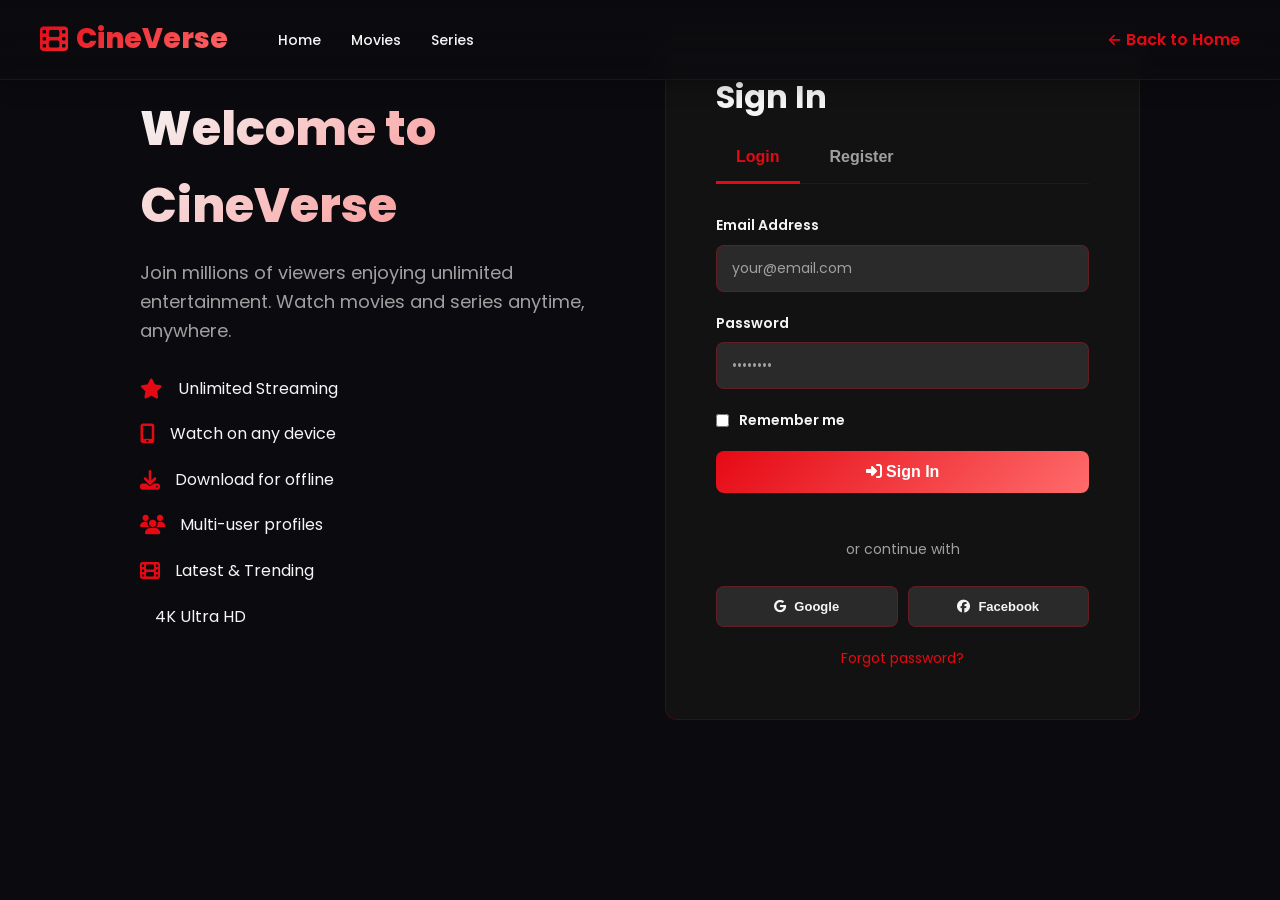
<file: login.html>
<!DOCTYPE html>
<html lang="en">
<head>
  <meta charset="UTF-8">
  <meta name="viewport" content="width=device-width, initial-scale=1.0">
  <title>Login - CineVerse</title>
  
  <link rel="preconnect" href="https://fonts.googleapis.com">
  <link rel="preconnect" href="https://fonts.gstatic.com" crossorigin>
  <link href="https://fonts.googleapis.com/css2?family=Poppins:wght@300;400;500;600;700;800&family=Inter:wght@300;400;500;600;700&display=swap" rel="stylesheet">
  
  <link rel="stylesheet" href="https://cdnjs.cloudflare.com/ajax/libs/font-awesome/6.4.0/css/all.min.css">
  
  <link rel="stylesheet" href="css/style.css">
  <link rel="stylesheet" href="css/responsive.css">

  <style>
    .login-container {
      display: flex;
      min-height: 100vh;
      align-items: center;
      justify-content: center;
      padding: 20px;
      margin-top: -80px;
    }

    .login-wrapper {
      display: grid;
      grid-template-columns: 1fr 1fr;
      gap: 50px;
      align-items: center;
      max-width: 1000px;
      width: 100%;
    }

    .login-left {
      animation: slideInLeft 0.8s ease;
    }

    .login-left h1 {
      font-size: 48px;
      font-weight: 800;
      margin-bottom: 15px;
      background: linear-gradient(135deg, var(--text-white) 0%, #ff6b6b 100%);
      -webkit-background-clip: text;
      -webkit-text-fill-color: transparent;
      background-clip: text;
    }

    .login-left p {
      font-size: 18px;
      color: var(--text-gray);
      margin-bottom: 30px;
      line-height: 1.6;
    }

    .login-features {
      list-style: none;
    }

    .login-features li {
      display: flex;
      align-items: center;
      gap: 15px;
      margin-bottom: 20px;
      font-size: 16px;
      color: var(--text-white);
    }

    .login-features i {
      color: var(--accent-red);
      font-size: 20px;
    }

    .login-right {
      background: rgba(20, 20, 20, 0.8);
      border: 1px solid rgba(229, 9, 20, 0.2);
      padding: 50px;
      border-radius: 12px;
      backdrop-filter: blur(10px);
      animation: slideInRight 0.8s ease;
    }

    @keyframes slideInRight {
      from {
        opacity: 0;
        transform: translateX(50px);
      }
      to {
        opacity: 1;
        transform: translateX(0);
      }
    }

    .login-form h2 {
      font-size: 32px;
      font-weight: 700;
      margin-bottom: 10px;
    }

    .login-form .tabs {
      display: flex;
      gap: 10px;
      margin-bottom: 30px;
      border-bottom: 1px solid rgba(229, 9, 20, 0.2);
    }

    .tab-btn {
      background: none;
      border: none;
      color: var(--text-gray);
      padding: 15px 20px;
      cursor: pointer;
      font-size: 16px;
      font-weight: 600;
      transition: var(--transition);
      border-bottom: 3px solid transparent;
      position: relative;
      bottom: -1px;
    }

    .tab-btn.active {
      color: var(--accent-red);
      border-bottom-color: var(--accent-red);
    }

    .tab-btn:hover {
      color: var(--accent-red);
    }

    .form-group {
      margin-bottom: 20px;
    }

    .form-group label {
      display: block;
      margin-bottom: 8px;
      font-size: 14px;
      font-weight: 600;
      color: var(--text-white);
    }

    .form-group input {
      width: 100%;
      padding: 12px 15px;
      background: rgba(255, 255, 255, 0.1);
      border: 1px solid rgba(229, 9, 20, 0.3);
      border-radius: 8px;
      color: var(--text-white);
      font-family: inherit;
      font-size: 14px;
      transition: var(--transition);
    }

    .form-group input::placeholder {
      color: var(--text-gray);
    }

    .form-group input:focus {
      outline: none;
      background: rgba(255, 255, 255, 0.15);
      border-color: var(--accent-red);
      box-shadow: 0 0 10px rgba(229, 9, 20, 0.3);
    }

    .form-group.checkbox {
      display: flex;
      align-items: center;
      gap: 10px;
    }

    .form-group.checkbox input {
      width: auto;
    }

    .form-group.checkbox label {
      margin-bottom: 0;
    }

    .login-btn {
      width: 100%;
      padding: 12px;
      background: linear-gradient(135deg, var(--accent-red) 0%, #ff6b6b 100%);
      color: white;
      border: none;
      border-radius: 8px;
      font-size: 16px;
      font-weight: 600;
      cursor: pointer;
      transition: var(--transition);
      margin-bottom: 20px;
    }

    .login-btn:hover {
      transform: translateY(-2px);
      box-shadow: 0 10px 30px rgba(229, 9, 20, 0.4);
    }

    .login-divider {
      text-align: center;
      margin: 25px 0;
      font-size: 14px;
      color: var(--text-gray);
    }

    .social-login {
      display: flex;
      gap: 10px;
    }

    .social-btn {
      flex: 1;
      padding: 12px;
      background: rgba(255, 255, 255, 0.1);
      border: 1px solid rgba(229, 9, 20, 0.3);
      border-radius: 8px;
      color: var(--text-white);
      cursor: pointer;
      transition: var(--transition);
      font-size: 13px;
      font-weight: 600;
      display: flex;
      align-items: center;
      justify-content: center;
      gap: 8px;
    }

    .social-btn:hover {
      background: rgba(229, 9, 20, 0.2);
      border-color: var(--accent-red);
    }

    .login-footer {
      text-align: center;
      margin-top: 20px;
      font-size: 14px;
      color: var(--text-gray);
    }

    .login-footer a {
      color: var(--accent-red);
      text-decoration: none;
      cursor: pointer;
      transition: var(--transition);
    }

    .login-footer a:hover {
      text-decoration: underline;
    }

    .form-content {
      display: none;
    }

    .form-content.active {
      display: block;
    }

    @media (max-width: 768px) {
      .login-wrapper {
        grid-template-columns: 1fr;
        gap: 30px;
      }

      .login-left h1 {
        font-size: 36px;
      }

      .login-right {
        padding: 30px;
      }

      .login-form h2 {
        font-size: 24px;
      }
    }
  </style>
</head>
<body>

  <!-- ============ NAVBAR ============ -->
  <nav>
    <div class="nav-container">
      <a href="index.html" class="logo">
        <i class="fas fa-film"></i>
        <span>CineVerse</span>
      </a>

      <ul class="nav-links">
        <li><a href="index.html">Home</a></li>
        <li><a href="movies.html">Movies</a></li>
        <li><a href="series.html">Series</a></li>
      </ul>

      <div class="nav-right">
        <a href="index.html" style="color: var(--accent-red); text-decoration: none; font-weight: 600;">← Back to Home</a>
      </div>

      <button class="menu-toggle">
        <span></span>
        <span></span>
        <span></span>
      </button>
    </div>
  </nav>

  <!-- ============ LOGIN CONTAINER ============ -->
  <section class="login-container">
    <div class="login-wrapper">
      <!-- Left Side -->
      <div class="login-left">
        <h1>Welcome to CineVerse</h1>
        <p>Join millions of viewers enjoying unlimited entertainment. Watch movies and series anytime, anywhere.</p>
        
        <ul class="login-features">
          <li>
            <i class="fas fa-star"></i>
            <span>Unlimited Streaming</span>
          </li>
          <li>
            <i class="fas fa-mobile-alt"></i>
            <span>Watch on any device</span>
          </li>
          <li>
            <i class="fas fa-download"></i>
            <span>Download for offline</span>
          </li>
          <li>
            <i class="fas fa-users"></i>
            <span>Multi-user profiles</span>
          </li>
          <li>
            <i class="fas fa-film"></i>
            <span>Latest & Trending</span>
          </li>
          <li>
            <i class="fas fa-hd"></i>
            <span>4K Ultra HD</span>
          </li>
        </ul>
      </div>

      <!-- Right Side - Login Form -->
      <div class="login-right">
        <div class="login-form">
          <h2>Sign In</h2>
          
          <div class="tabs">
            <button class="tab-btn active" data-tab="login">Login</button>
            <button class="tab-btn" data-tab="register">Register</button>
          </div>

          <!-- Login Form -->
          <div class="form-content active" id="login-content">
            <form id="login-form" onsubmit="handleLogin(event)">
              <div class="form-group">
                <label for="email">Email Address</label>
                <input type="email" id="email" placeholder="your@email.com" required>
              </div>

              <div class="form-group">
                <label for="password">Password</label>
                <input type="password" id="password" placeholder="••••••••" required>
              </div>

              <div class="form-group checkbox">
                <input type="checkbox" id="remember">
                <label for="remember">Remember me</label>
              </div>

              <button type="submit" class="login-btn">
                <i class="fas fa-sign-in-alt"></i>
                Sign In
              </button>
            </form>

            <div class="login-divider">or continue with</div>

            <div class="social-login">
              <button class="social-btn">
                <i class="fab fa-google"></i>
                Google
              </button>
              <button class="social-btn">
                <i class="fab fa-facebook"></i>
                Facebook
              </button>
            </div>

            <div class="login-footer">
              <p><a onclick="resetPassword()">Forgot password?</a></p>
            </div>
          </div>

          <!-- Register Form -->
          <div class="form-content" id="register-content">
            <form id="register-form" onsubmit="handleRegister(event)">
              <div class="form-group">
                <label for="fullname">Full Name</label>
                <input type="text" id="fullname" placeholder="John Doe" required>
              </div>

              <div class="form-group">
                <label for="reg-email">Email Address</label>
                <input type="email" id="reg-email" placeholder="your@email.com" required>
              </div>

              <div class="form-group">
                <label for="reg-password">Password</label>
                <input type="password" id="reg-password" placeholder="••••••••" required>
              </div>

              <div class="form-group">
                <label for="confirm-password">Confirm Password</label>
                <input type="password" id="confirm-password" placeholder="••••••••" required>
              </div>

              <div class="form-group checkbox">
                <input type="checkbox" id="agree" required>
                <label for="agree">I agree to Terms & Conditions</label>
              </div>

              <button type="submit" class="login-btn">
                <i class="fas fa-user-plus"></i>
                Create Account
              </button>
            </form>

            <div class="login-footer">
              <p>Already have an account? <a onclick="switchTab('login')">Sign In</a></p>
            </div>
          </div>
        </div>
      </div>
    </div>
  </section>

  <script src="js/data.js"></script>
  <script src="js/app.js"></script>
  <script>
    // Tab switching
    document.querySelectorAll('.tab-btn').forEach(btn => {
      btn.addEventListener('click', () => {
        const tab = btn.dataset.tab;
        switchTab(tab);
      });
    });

    function switchTab(tab) {
      document.querySelectorAll('.tab-btn').forEach(btn => btn.classList.remove('active'));
      document.querySelectorAll('.form-content').forEach(content => content.classList.remove('active'));

      document.querySelector(`[data-tab="${tab}"]`).classList.add('active');
      document.getElementById(`${tab}-content`).classList.add('active');
    }

    // Handle Login
    function handleLogin(event) {
      event.preventDefault();
      const email = document.getElementById('email').value;
      const password = document.getElementById('password').value;
      
      // Simulate login
      localStorage.setItem('userEmail', email);
      alert(`Welcome back!\nLogged in as: ${email}`);
      setTimeout(() => window.location.href = 'index.html', 1000);
    }

    // Handle Register
    function handleRegister(event) {
      event.preventDefault();
      const fullname = document.getElementById('fullname').value;
      const email = document.getElementById('reg-email').value;
      const password = document.getElementById('reg-password').value;
      const confirmPassword = document.getElementById('confirm-password').value;

      if (password !== confirmPassword) {
        alert('Passwords do not match!');
        return;
      }

      // Simulate registration
      localStorage.setItem('userName', fullname);
      localStorage.setItem('userEmail', email);
      alert(`Account created successfully!\n\nWelcome, ${fullname}!\n\nRedirecting to home page...`);
      setTimeout(() => window.location.href = 'index.html', 1500);
    }

    // Reset password
    function resetPassword() {
      alert('Password reset link sent to your email!\n\n(Demo: Check your email for instructions)');
    }
  </script>
</body>
</html>
</file>
<file: css/style.css>
/* 🎬 CineVerse - Main Stylesheet */

* {
  margin: 0;
  padding: 0;
  box-sizing: border-box;
}

:root {
  --bg-primary: #0b0b0f;
  --bg-secondary: #141414;
  --accent-red: #e50914;
  --text-white: #f5f5f5;
  --text-gray: #a0a0a0;
  --transition: all 0.3s ease;
}

html {
  scroll-behavior: smooth;
}

body {
  font-family: 'Poppins', 'Inter', sans-serif;
  background-color: var(--bg-primary);
  color: var(--text-white);
  line-height: 1.6;
  overflow-x: hidden;
}

/* ============ NAVBAR ============ */
nav {
  position: fixed;
  top: 0;
  width: 100%;
  height: 80px;
  background: linear-gradient(180deg, rgba(11, 11, 15, 0.95) 0%, rgba(11, 11, 15, 0.7) 100%);
  backdrop-filter: blur(10px);
  border-bottom: 1px solid rgba(229, 9, 20, 0.2);
  display: flex;
  align-items: center;
  justify-content: space-between;
  padding: 0 40px;
  z-index: 1000;
  box-shadow: 0 4px 20px rgba(0, 0, 0, 0.3);
}

.nav-container {
  display: flex;
  align-items: center;
  gap: 50px;
  width: 100%;
}

.logo {
  font-size: 28px;
  font-weight: 800;
  background: linear-gradient(135deg, #e50914 0%, #ff6b6b 100%);
  -webkit-background-clip: text;
  -webkit-text-fill-color: transparent;
  background-clip: text;
  text-decoration: none;
  display: flex;
  align-items: center;
  gap: 8px;
  cursor: pointer;
  transition: var(--transition);
}

.logo:hover {
  transform: scale(1.05);
}

.nav-links {
  display: flex;
  gap: 30px;
  list-style: none;
  margin: 0;
}

.nav-links a {
  color: var(--text-white);
  text-decoration: none;
  font-weight: 500;
  font-size: 14px;
  position: relative;
  transition: var(--transition);
}

.nav-links a::after {
  content: '';
  position: absolute;
  bottom: -5px;
  left: 0;
  width: 0;
  height: 2px;
  background-color: var(--accent-red);
  transition: var(--transition);
}

.nav-links a:hover::after {
  width: 100%;
}

.nav-links a:hover {
  color: var(--accent-red);
}

.nav-right {
  display: flex;
  align-items: center;
  gap: 25px;
  margin-left: auto;
}

.search-box {
  position: relative;
  width: 200px;
}

.search-box input {
  width: 100%;
  padding: 10px 15px;
  background-color: rgba(255, 255, 255, 0.1);
  border: 1px solid rgba(229, 9, 20, 0.3);
  border-radius: 25px;
  color: var(--text-white);
  font-size: 13px;
  transition: var(--transition);
}

.search-box input::placeholder {
  color: var(--text-gray);
}

.search-box input:focus {
  outline: none;
  background-color: rgba(255, 255, 255, 0.15);
  border-color: var(--accent-red);
  box-shadow: 0 0 10px rgba(229, 9, 20, 0.3);
}

.search-box i {
  position: absolute;
  right: 15px;
  top: 50%;
  transform: translateY(-50%);
  color: var(--text-gray);
}

.profile-icon {
  width: 40px;
  height: 40px;
  background: linear-gradient(135deg, #e50914 0%, #ff6b6b 100%);
  border-radius: 50%;
  display: flex;
  align-items: center;
  justify-content: center;
  cursor: pointer;
  transition: var(--transition);
  font-size: 18px;
}

.profile-icon:hover {
  transform: scale(1.1);
  box-shadow: 0 0 20px rgba(229, 9, 20, 0.5);
}

.menu-toggle {
  display: none;
  flex-direction: column;
  gap: 5px;
  cursor: pointer;
  background: none;
  border: none;
}

.menu-toggle span {
  width: 25px;
  height: 3px;
  background-color: var(--text-white);
  transition: var(--transition);
  border-radius: 2px;
}

/* ============ HERO SECTION ============ */
.hero {
  height: 100vh;
  width: 100%;
  position: relative;
  margin-top: 80px;
  display: flex;
  align-items: center;
  justify-content: flex-start;
  overflow: hidden;
  background: linear-gradient(135deg, var(--bg-primary) 0%, var(--bg-secondary) 100%);
}

.hero::before {
  content: '';
  position: absolute;
  top: 0;
  left: 0;
  width: 100%;
  height: 100%;
  background-attachment: fixed;
  background-size: cover;
  background-position: center; 
  
  animation: zoomBackground 30s ease-in-out infinite;
  z-index: 0;
}

.hero::after {
  content: '';
  position: absolute;
  top: 0;
  left: 0;
  width: 100%;
  height: 100%;
  background: linear-gradient(90deg, rgba(11, 11, 15, 0.95) 0%, rgba(11, 11, 15, 0.5) 50%, rgba(11, 11, 15, 0.9) 100%),
              radial-gradient(ellipse at top right, rgba(229, 9, 20, 0.1) 0%, transparent 50%);
  z-index: 1;
  backdrop-filter: blur(2px);
}

@keyframes zoomBackground {
  0%, 100% {
    transform: scale(1);
  }
  50% {
    transform: scale(1.08);
  }
}

.hero-content {
  position: relative;
  z-index: 2;
  max-width: 600px;
  margin-left: 50px;
  animation: slideInLeft 0.8s ease forwards;
}

@keyframes slideInLeft {
  from {
    opacity: 0;
    transform: translateX(-50px);
  }
  to {
    opacity: 1;
    transform: translateX(0);
  }
}

.hero-content h1 {
  font-size: 72px;
  font-weight: 800;
  margin-bottom: 15px;
  line-height: 1.1;
  background: linear-gradient(135deg, var(--text-white) 0%, #ff6b6b 100%);
  -webkit-background-clip: text;
  -webkit-text-fill-color: transparent;
  background-clip: text;
  text-shadow: 0 4px 20px rgba(229, 9, 20, 0.3);
  animation: fadeInUp 0.8s ease 0.1s backwards;
}

.hero-content p {
  font-size: 18px;
  color: var(--text-gray);
  margin-bottom: 30px;
  line-height: 1.8;
  max-width: 500px;
  animation: fadeInUp 0.8s ease 0.2s backwards;
}

.hero-buttons {
  display: flex;
  gap: 20px;
  align-items: center;
  animation: fadeInUp 0.8s ease 0.3s backwards;
}

.btn {
  padding: 15px 35px;
  border: none;
  border-radius: 8px;
  font-size: 16px;
  font-weight: 600;
  cursor: pointer;
  transition: all 0.4s cubic-bezier(0.175, 0.885, 0.32, 1.275);
  display: flex;
  align-items: center;
  gap: 10px;
  position: relative;
  overflow: hidden;
  box-shadow: 0 8px 25px rgba(229, 9, 20, 0.3);
}

.btn::before {
  content: '';
  position: absolute;
  top: 0;
  left: -100%;
  width: 100%;
  height: 100%;
  background: inherit;
  transition: left 0.3s ease;
  z-index: -1;
}

.btn::after {
  content: '';
  position: absolute;
  top: 0;
  left: 0;
  width: 100%;
  height: 100%;
  background: radial-gradient(circle, rgba(255, 255, 255, 0.3) 0%, transparent 70%);
  opacity: 0;
  transition: opacity 0.3s ease;
}

.btn:hover::after {
  opacity: 1;
}

.btn-primary {
  background: linear-gradient(135deg, var(--accent-red) 0%, #ff6b6b 100%);
  color: white;
  box-shadow: 0 8px 25px rgba(229, 9, 20, 0.4), 0 0 20px rgba(229, 9, 20, 0.2);
}

.btn-primary:hover {
  transform: translateY(-3px) scale(1.05);
  box-shadow: 0 15px 40px rgba(229, 9, 20, 0.6), 0 0 30px rgba(229, 9, 20, 0.4);
}

.btn-primary:active {
  transform: translateY(-1px);
}

.btn-secondary {
  background: rgba(255, 255, 255, 0.1);
  color: var(--text-white);
  border: 2px solid rgba(229, 9, 20, 0.5);
  backdrop-filter: blur(10px);
}

.btn-secondary:hover {
  background: rgba(229, 9, 20, 0.2);
  border-color: var(--accent-red);
  transform: translateY(-3px);
  box-shadow: 0 15px 40px rgba(229, 9, 20, 0.4);
}

.btn-secondary:active {
  transform: translateY(-1px);
}

.rating {
  display: flex;
  align-items: center;
  gap: 10px;
  font-size: 16px;
  color: #ffc107;
  margin-top: 20px;
}

/* ============ SECTIONS ============ */
.section {
  padding: 80px 50px;
  max-width: 1400px;
  margin: 0 auto;
}

.section-title {
  font-size: 32px;
  font-weight: 700;
  margin-bottom: 40px;
  display: flex;
  align-items: center;
  gap: 15px;
}

.section-title::before {
  content: '';
  width: 4px;
  height: 30px;
  background: linear-gradient(180deg, var(--accent-red) 0%, transparent 100%);
  border-radius: 2px;
}

/* ============ LOADING ANIMATION ============ */
.loader {
  position: fixed;
  top: 0;
  left: 0;
  width: 100%;
  height: 100%;
  background: var(--bg-primary);
  display: flex;
  align-items: center;
  justify-content: center;
  z-index: 9999;
  animation: fadeOut 0.6s ease-in-out 2s forwards;
}

@keyframes fadeOut {
  to {
    opacity: 0;
    visibility: hidden;
  }
}

.loader-spinner {
  width: 60px;
  height: 60px;
  border: 4px solid rgba(229, 9, 20, 0.2);
  border-top-color: var(--accent-red);
  border-radius: 50%;
  animation: spin 1s linear infinite;
}

@keyframes spin {
  to {
    transform: rotate(360deg);
  }
}

.loader-text {
  position: absolute;
  color: var(--accent-red);
  font-size: 18px;
  font-weight: 600;
  margin-top: 100px;
}

/* ============ UTILITIES ============ */
.container {
  max-width: 1400px;
  margin: 0 auto;
  padding: 0 50px;
}

.flex {
  display: flex;
  align-items: center;
  justify-content: center;
}

.text-center {
  text-align: center;
}

/* ============ SCROLL BAR ============ */
::-webkit-scrollbar {
  width: 10px;
}

::-webkit-scrollbar-track {
  background: var(--bg-secondary);
}

::-webkit-scrollbar-thumb {
  background: var(--accent-red);
  border-radius: 5px;
}

::-webkit-scrollbar-thumb:hover {
  background: #ff6b6b;
}

/* ============ SEARCH RESULTS ============ */
.search-results {
  position: absolute;
  top: 100%;
  left: 0;
  width: 100%;
  max-height: 400px;
  overflow-y: auto;
  background: var(--bg-secondary);
  border: 1px solid rgba(229, 9, 20, 0.3);
  border-top: none;
  border-radius: 0 0 8px 8px;
  z-index: 100;
  display: none;
}

.search-result-item {
  display: flex;
  gap: 12px;
  padding: 12px;
  color: var(--text-white);
  text-decoration: none;
  transition: var(--transition);
  border-bottom: 1px solid rgba(229, 9, 20, 0.1);
}

.search-result-item:hover {
  background: rgba(229, 9, 20, 0.1);
}

.search-result-image {
  width: 50px;
  height: 75px;
  object-fit: cover;
  border-radius: 4px;
}

.search-result-info {
  flex: 1;
  display: flex;
  flex-direction: column;
  justify-content: center;
}

.search-result-info h4 {
  font-size: 14px;
  font-weight: 600;
  margin-bottom: 4px;
}

.search-result-info span {
  font-size: 12px;
  color: var(--text-gray);
}

.search-result-info .rating {
  display: inline-flex;
  gap: 4px;
  color: #ffc107;
  margin-top: 4px;
}

.search-no-results {
  text-align: center;
  padding: 30px 15px;
  color: var(--text-gray);
}

.search-no-results i {
  font-size: 32px;
  margin-bottom: 10px;
  opacity: 0.5;
}

/* ============ SLIDER STYLES ============ */
.slider-wrapper {
  position: relative;
  overflow: hidden;
  border-radius: 8px;
}

.slides-container {
  display: flex;
  transition: transform 0.5s ease;
  width: 100%;
}

.slide {
  flex: 0 0 calc(100% / 5);
  padding: 0 12px;
}

.slider-btn {
  position: absolute;
  top: 50%;
  transform: translateY(-50%);
  background: rgba(229, 9, 20, 0.8);
  border: none;
  color: white;
  width: 45px;
  height: 45px;
  border-radius: 50%;
  cursor: pointer;
  display: flex;
  align-items: center;
  justify-content: center;
  transition: var(--transition);
  z-index: 10;
  font-size: 18px;
}

.slider-btn:hover {
  background: var(--accent-red);
  transform: translateY(-50%) scale(1.1);
}

.slider-btn:active {
  transform: translateY(-50%) scale(0.95);
}

.prev-btn {
  left: 15px;
}

.next-btn {
  right: 15px;
}

/* ============ ANIMATIONS ============ */
@keyframes fadeInUp {
  from {
    opacity: 0;
    transform: translateY(30px);
  }
  to {
    opacity: 1;
    transform: translateY(0);
  }
}

@keyframes scaleIn {
  from {
    opacity: 0;
    transform: scale(0.9);
  }
  to {
    opacity: 1;
    transform: scale(1);
  }
}

@keyframes pulse {
  0%, 100% {
    opacity: 1;
  }
  50% {
    opacity: 0.5;
  }
}

@keyframes glow {
  0%, 100% {
    box-shadow: 0 0 10px rgba(229, 9, 20, 0.5);
  }
  50% {
    box-shadow: 0 0 20px rgba(229, 9, 20, 0.8);
  }
}

/* ============ GLASSMORPHISM ============ */
.glass {
  background: rgba(255, 255, 255, 0.1);
  backdrop-filter: blur(10px);
  -webkit-backdrop-filter: blur(10px);
  border: 1px solid rgba(255, 255, 255, 0.2);
}

/* ============ NEON EFFECT ============ */
.neon-btn {
  position: relative;
  overflow: hidden;
}

.neon-btn::before {
  content: '';
  position: absolute;
  top: 0;
  left: -100%;
  width: 100%;
  height: 100%;
  background: linear-gradient(90deg, transparent, rgba(255, 255, 255, 0.3), transparent);
  transition: left 0.5s ease;
}

.neon-btn:hover::before {
  left: 100%;
}

/* ============ BACK TO TOP BUTTON ============ */
#backToTop {
  position: fixed;
  bottom: -60px;
  right: 30px;
  width: 50px;
  height: 50px;
  background: linear-gradient(135deg, var(--accent-red) 0%, #ff6b6b 100%);
  border: none;
  border-radius: 50%;
  color: white;
  cursor: pointer;
  font-size: 20px;
  display: flex;
  align-items: center;
  justify-content: center;
  z-index: 999;
  transition: all 0.4s ease;
  box-shadow: 0 8px 25px rgba(229, 9, 20, 0.4);
}

#backToTop.show {
  bottom: 30px;
  animation: floatUp 0.4s ease;
}

#backToTop:hover {
  transform: translateY(-5px) scale(1.1);
  box-shadow: 0 12px 35px rgba(229, 9, 20, 0.6);
  animation: float 3s ease-in-out infinite;
}

/* ============ NOTIFICATION ============ */
.notification {
  position: fixed;
  top: 100px;
  right: 30px;
  padding: 15px 25px;
  background: linear-gradient(135deg, var(--accent-red) 0%, #ff6b6b 100%);
  color: white;
  border-radius: 8px;
  box-shadow: 0 8px 25px rgba(229, 9, 20, 0.4);
  z-index: 1001;
  max-width: 300px;
  animation: slideIn 0.4s ease;
  display: flex;
  align-items: center;
  gap: 15px;
}

.notification i {
  font-size: 20px;
}

.notification.removing {
  animation: slideOut 0.4s ease;
}

/* ============ IMPROVED MODAL ============ */
.modal {
  display: none;
  position: fixed;
  top: 0;
  left: 0;
  width: 100%;
  height: 100%;
  background: rgba(0, 0, 0, 0.8);
  backdrop-filter: blur(5px);
  z-index: 2000;
  align-items: center;
  justify-content: center;
  animation: fadeIn 0.3s ease;
}

.modal.show {
  display: flex;
}

@keyframes fadeIn {
  from {
    opacity: 0;
  }
  to {
    opacity: 1;
  }
}

.modal-content {
  background: var(--bg-secondary);
  border-radius: 12px;
  max-width: 900px;
  width: 90%;
  max-height: 80vh;
  overflow: auto;
  box-shadow: 0 20px 60px rgba(0, 0, 0, 0.5), 0 0 40px rgba(229, 9, 20, 0.3);
  animation: zoomIn 0.4s ease;
  border: 1px solid rgba(229, 9, 20, 0.2);
}

.modal-header {
  display: flex;
  justify-content: space-between;
  align-items: center;
  padding: 25px 30px;
  border-bottom: 1px solid rgba(229, 9, 20, 0.2);
  background: linear-gradient(135deg, rgba(229, 9, 20, 0.1) 0%, rgba(11, 11, 15, 0) 100%);
}

.modal-header h2 {
  margin: 0;
  font-size: 24px;
  color: var(--text-white);
}

.modal-close {
  background: none;
  border: none;
  font-size: 24px;
  color: var(--text-gray);
  cursor: pointer;
  transition: all 0.3s ease;
  width: 40px;
  height: 40px;
  display: flex;
  align-items: center;
  justify-content: center;
  border-radius: 50%;
}

.modal-close:hover {
  color: var(--accent-red);
  background: rgba(229, 9, 20, 0.1);
  transform: rotate(90deg);
}

.modal-body {
  padding: 30px;
}

.video-container {
  width: 100%;
  aspect-ratio: 16 / 9;
  background: var(--bg-primary);
  border-radius: 8px;
  overflow: hidden;
}

.video-container iframe {
  width: 100%;
  height: 100%;
  border: none;
}

/* ============ GRADIENT TEXT ============ */
.gradient-text {
  background: linear-gradient(135deg, var(--accent-red) 0%, #ff6b6b 100%);
  -webkit-background-clip: text;
  -webkit-text-fill-color: transparent;
  background-clip: text;
}

/* ============ FOOTER ============ */
.footer {
  background: var(--bg-secondary);
  border-top: 1px solid rgba(229, 9, 20, 0.2);
  padding: 50px 0 20px;
  margin-top: 80px;
}

.footer-content {
  display: grid;
  grid-template-columns: repeat(auto-fit, minmax(250px, 1fr));
  gap: 40px;
  margin-bottom: 40px;
}

.footer-section h3 {
  font-size: 16px;
  font-weight: 700;
  margin-bottom: 15px;
  color: var(--accent-red);
}

.footer-section p {
  color: var(--text-gray);
  font-size: 14px;
  line-height: 1.6;
}

.footer-section ul {
  list-style: none;
}

.footer-section ul li {
  margin-bottom: 10px;
}

.footer-section ul li a {
  color: var(--text-gray);
  text-decoration: none;
  font-size: 14px;
  transition: var(--transition);
}

.footer-section ul li a:hover {
  color: var(--accent-red);
  margin-left: 5px;
}

.social-links {
  display: flex;
  gap: 15px;
}

.social-links a {
  width: 40px;
  height: 40px;
  background: rgba(229, 9, 20, 0.2);
  border: 1px solid rgba(229, 9, 20, 0.3);
  border-radius: 50%;
  display: flex;
  align-items: center;
  justify-content: center;
  color: var(--accent-red);
  text-decoration: none;
  transition: var(--transition);
}

.social-links a:hover {
  background: var(--accent-red);
  color: white;
  transform: translateY(-3px);
}

.footer-bottom {
  border-top: 1px solid rgba(229, 9, 20, 0.2);
  padding-top: 20px;
  text-align: center;
  color: var(--text-gray);
  font-size: 13px;
}

.footer-bottom i {
  color: var(--accent-red);
}
</file>
<file: css/responsive.css>
/* 🎬 CineVerse - Responsive Design */

/* Tablet (768px to 1024px) */
@media (max-width: 1024px) {
  nav {
    padding: 0 25px;
  }

  .nav-container {
    gap: 30px;
  }

  .nav-links {
    gap: 20px;
  }

  .search-box {
    width: 150px;
  }

  .logo {
    font-size: 24px;
  }

  .hero-content {
    margin-left: 30px;
    max-width: 500px;
  }

  .hero-content h1 {
    font-size: 56px;
  }

  .hero-content p {
    font-size: 16px;
  }

  .section {
    padding: 60px 30px;
  }

  .container {
    padding: 0 30px;
  }
}

/* Mobile (up to 768px) */
@media (max-width: 768px) {
  :root {
    --transition: all 0.25s ease;
  }

  /* NAVBAR MOBILE */
  nav {
    padding: 0 20px;
    height: 60px;
  }

  .nav-container {
    gap: 20px;
    position: relative;
  }

  .nav-links {
    position: absolute;
    top: 60px;
    left: 0;
    width: 100%;
    flex-direction: column;
    gap: 0;
    background-color: var(--bg-primary);
    border-bottom: 1px solid rgba(229, 9, 20, 0.2);
    max-height: 0;
    overflow: hidden;
    transition: max-height 0.3s ease;
  }

  .nav-links.active {
    max-height: 300px;
  }

  .nav-links a {
    display: block;
    padding: 15px 20px;
    font-size: 14px;
    border-bottom: 1px solid rgba(255, 255, 255, 0.05);
  }

  .nav-links a::after {
    display: none;
  }

  .nav-links a:hover {
    background-color: rgba(229, 9, 20, 0.1);
    padding-left: 25px;
  }

  .logo {
    font-size: 20px;
  }

  .menu-toggle {
    display: flex;
  }

  .menu-toggle.active span:nth-child(1) {
    transform: rotate(45deg) translateY(10px);
  }

  .menu-toggle.active span:nth-child(2) {
    opacity: 0;
  }

  .menu-toggle.active span:nth-child(3) {
    transform: rotate(-45deg) translateY(-10px);
  }

  .nav-right {
    gap: 15px;
    margin-left: auto;
  }

  .search-box {
    display: none;
  }

  .profile-icon {
    width: 35px;
    height: 35px;
    font-size: 16px;
  }

  /* HERO SECTION MOBILE */
  .hero {
    height: 80vh;
    margin-top: 60px;
  }

  .hero-content {
    margin-left: 20px;
    max-width: 90%;
  }

  .hero-content h1 {
    font-size: 42px;
    margin-bottom: 12px;
  }

  .hero-content p {
    font-size: 14px;
    margin-bottom: 20px;
    max-width: 90%;
  }

  .hero-buttons {
    flex-wrap: wrap;
    gap: 10px;
  }

  .btn {
    padding: 12px 25px;
    font-size: 14px;
    flex: 1;
    min-width: 120px;
    justify-content: center;
  }

  .rating {
    font-size: 14px;
    margin-top: 15px;
  }

  /* SECTIONS MOBILE */
  .section {
    padding: 40px 15px;
  }

  .section-title {
    font-size: 24px;
    margin-bottom: 30px;
  }

  .container {
    padding: 0 15px;
  }
}

/* Small Mobile (up to 480px) */
@media (max-width: 480px) {
  nav {
    height: 50px;
  }

  .nav-container {
    gap: 10px;
  }

  .nav-links.active {
    max-height: 250px;
  }

  .logo {
    font-size: 18px;
  }

  .logo i {
    display: none;
  }

  .logo span {
    display: none;
  }

  .hero {
    height: 70vh;
    margin-top: 50px;
  }

  .hero-content h1 {
    font-size: 32px;
  }

  .hero-content p {
    font-size: 13px;
  }

  .hero-buttons {
    flex-direction: column;
    width: 100%;
  }

  .btn {
    width: 100%;
    padding: 12px 20px;
  }

  .btn-secondary {
    display: none;
  }

  .section {
    padding: 30px 12px;
  }

  .section-title {
    font-size: 20px;
    margin-bottom: 20px;
  }

  .container {
    padding: 0 12px;
  }
}

/* ============ SLIDER RESPONSIVE ============ */
@media (max-width: 1024px) {
  .slide {
    flex: 0 0 calc(100% / 4);
  }

  .slider-btn {
    width: 40px;
    height: 40px;
    font-size: 16px;
  }
}

@media (max-width: 768px) {
  .slide {
    flex: 0 0 calc(100% / 3);
  }

  .slider-btn {
    width: 35px;
    height: 35px;
    font-size: 14px;
  }

  .prev-btn {
    left: 5px;
  }

  .next-btn {
    right: 5px;
  }
}

@media (max-width: 480px) {
  .slide {
    flex: 0 0 calc(100% / 2);
    padding: 0 8px;
  }

  .slider-btn {
    width: 30px;
    height: 30px;
    font-size: 12px;
  }

  .prev-btn {
    left: 3px;
  }

  .next-btn {
    right: 3px;
  }
}

/* ============ SEARCH RESPONSIVE ============ */
@media (max-width: 1024px) {
  .search-box {
    width: 150px;
  }
}

@media (max-width: 768px) {
  .search-box input::placeholder {
    font-size: 12px;
  }

  .search-results {
    max-height: 300px;
  }
}

@media (max-width: 480px) {
  .search-box {
    display: none;
  }

  .search-result-image {
    width: 40px;
    height: 60px;
  }

  .search-result-info h4 {
    font-size: 12px;
  }

  .search-result-info span {
    font-size: 10px;
  }
}

/* ============ SECTION RESPONSIVE ============ */
@media (max-width: 1024px) {
  .section {
    padding: 60px 30px;
  }

  .section-title {
    font-size: 28px;
    margin-bottom: 30px;
  }
}

@media (max-width: 768px) {
  .section {
    padding: 40px 15px;
  }

  .section-title {
    font-size: 22px;
    margin-bottom: 25px;
  }

  .container {
    padding: 0 15px;
  }
}

@media (max-width: 480px) {
  .section {
    padding: 30px 12px;
  }

  .section-title {
    font-size: 18px;
    margin-bottom: 20px;
  }

  .container {
    padding: 0 12px;
  }

  .section-title::before {
    width: 3px;
    height: 20px;
  }
}

/* ============ MODAL RESPONSIVE ============ */
@media (max-width: 768px) {
  .modal-content {
    width: 95%;
    max-height: 90vh;
  }

  .modal-header {
    padding: 15px;
  }

  .modal-header h2 {
    font-size: 20px;
  }

  .modal-body {
    padding: 15px;
  }

  .video-container {
    aspect-ratio: 16 / 9;
  }
}

@media (max-width: 480px) {
  .modal-content {
    width: 98%;
    max-height: 95vh;
  }

  .modal-header h2 {
    font-size: 16px;
  }

  .modal-close {
    width: 30px;
    height: 30px;
  }

  .modal-body {
    padding: 10px;
  }
}

/* ============ MOVIE CARDS RESPONSIVE ============ */
@media (max-width: 1024px) {
  .movies-grid {
    grid-template-columns: repeat(auto-fill, minmax(180px, 1fr));
    gap: 20px;
  }

  .movie-card {
    height: 280px;
  }

  .movie-image {
    height: 200px;
  }
}

@media (max-width: 768px) {
  .movies-grid {
    grid-template-columns: repeat(auto-fill, minmax(150px, 1fr));
    gap: 15px;
  }

  .movie-card {
    height: 250px;
  }

  .movie-image {
    height: 180px;
  }

  .movie-info {
    padding: 12px;
    height: 70px;
  }

  .movie-title {
    font-size: 14px;
  }

  .movie-overlay {
    gap: 10px;
  }

  .play-btn {
    width: 50px;
    height: 50px;
    font-size: 20px;
  }

  .favorite-btn {
    width: 40px;
    height: 40px;
    font-size: 16px;
    top: 8px;
    right: 8px;
  }
}

@media (max-width: 480px) {
  .movies-grid {
    grid-template-columns: repeat(auto-fill, minmax(120px, 1fr));
    gap: 12px;
  }

  .movie-card {
    height: 200px;
  }

  .movie-image {
    height: 140px;
  }

  .movie-info {
    padding: 10px;
    height: 60px;
  }

  .movie-title {
    font-size: 12px;
  }

  .movie-meta {
    font-size: 11px;
  }

  .play-btn {
    width: 40px;
    height: 40px;
    font-size: 16px;
  }

  .favorite-btn {
    width: 35px;
    height: 35px;
    font-size: 14px;
  }
}

/* ============ BACK TO TOP RESPONSIVE ============ */
@media (max-width: 768px) {
  #backToTop {
    width: 45px;
    height: 45px;
    font-size: 18px;
    bottom: 20px;
    right: 20px;
  }

  #backToTop.show {
    bottom: 20px;
  }
}

@media (max-width: 480px) {
  #backToTop {
    width: 40px;
    height: 40px;
    font-size: 16px;
    bottom: 15px;
    right: 15px;
  }

  #backToTop.show {
    bottom: 15px;
  }
}

/* ============ NOTIFICATION RESPONSIVE ============ */
@media (max-width: 768px) {
  .notification {
    top: 80px;
    right: 15px;
    left: 15px;
    max-width: none;
    font-size: 14px;
    padding: 12px 15px;
  }
}

@media (max-width: 480px) {
  .notification {
    top: 70px;
    right: 10px;
    left: 10px;
    font-size: 13px;
    padding: 10px 12px;
  }
}
    font-size: 24px;
  }
}

/* ============ FILTERS RESPONSIVE ============ */
@media (max-width: 768px) {
  .filters {
    gap: 8px;
    flex-wrap: wrap;
  }

  .filter-btn {
    padding: 8px 15px;
    font-size: 12px;
  }
}

@media (max-width: 480px) {
  .filters {
    gap: 6px;
  }

  .filter-btn {
    padding: 6px 12px;
    font-size: 11px;
  }
}

/* ============ FOOTER RESPONSIVE ============ */
@media (max-width: 1024px) {
  .footer-content {
    grid-template-columns: repeat(2, 1fr);
    gap: 30px;
  }
}

@media (max-width: 768px) {
  .footer {
    margin-top: 60px;
    padding: 40px 0 15px;
  }

  .footer-content {
    grid-template-columns: 1fr;
    gap: 25px;
    margin-bottom: 30px;
  }

  .footer-section h3 {
    font-size: 14px;
  }

  .footer-section p {
    font-size: 12px;
  }

  .footer-section ul li a {
    font-size: 12px;
  }

  .social-links {
    gap: 10px;
  }

  .social-links a {
    width: 35px;
    height: 35px;
  }

  .footer-bottom {
    font-size: 11px;
    padding-top: 15px;
  }
}

@media (max-width: 480px) {
  .footer {
    margin-top: 40px;
    padding: 30px 0 10px;
  }

  .footer-section h3 {
    font-size: 12px;
    margin-bottom: 10px;
  }

  .footer-section p {
    font-size: 11px;
  }

  .footer-section ul li a {
    font-size: 11px;
  }

  .social-links a {
    width: 30px;
    height: 30px;
    font-size: 12px;
  }

  .footer-bottom {
    font-size: 10px;
  }
}
</file>
